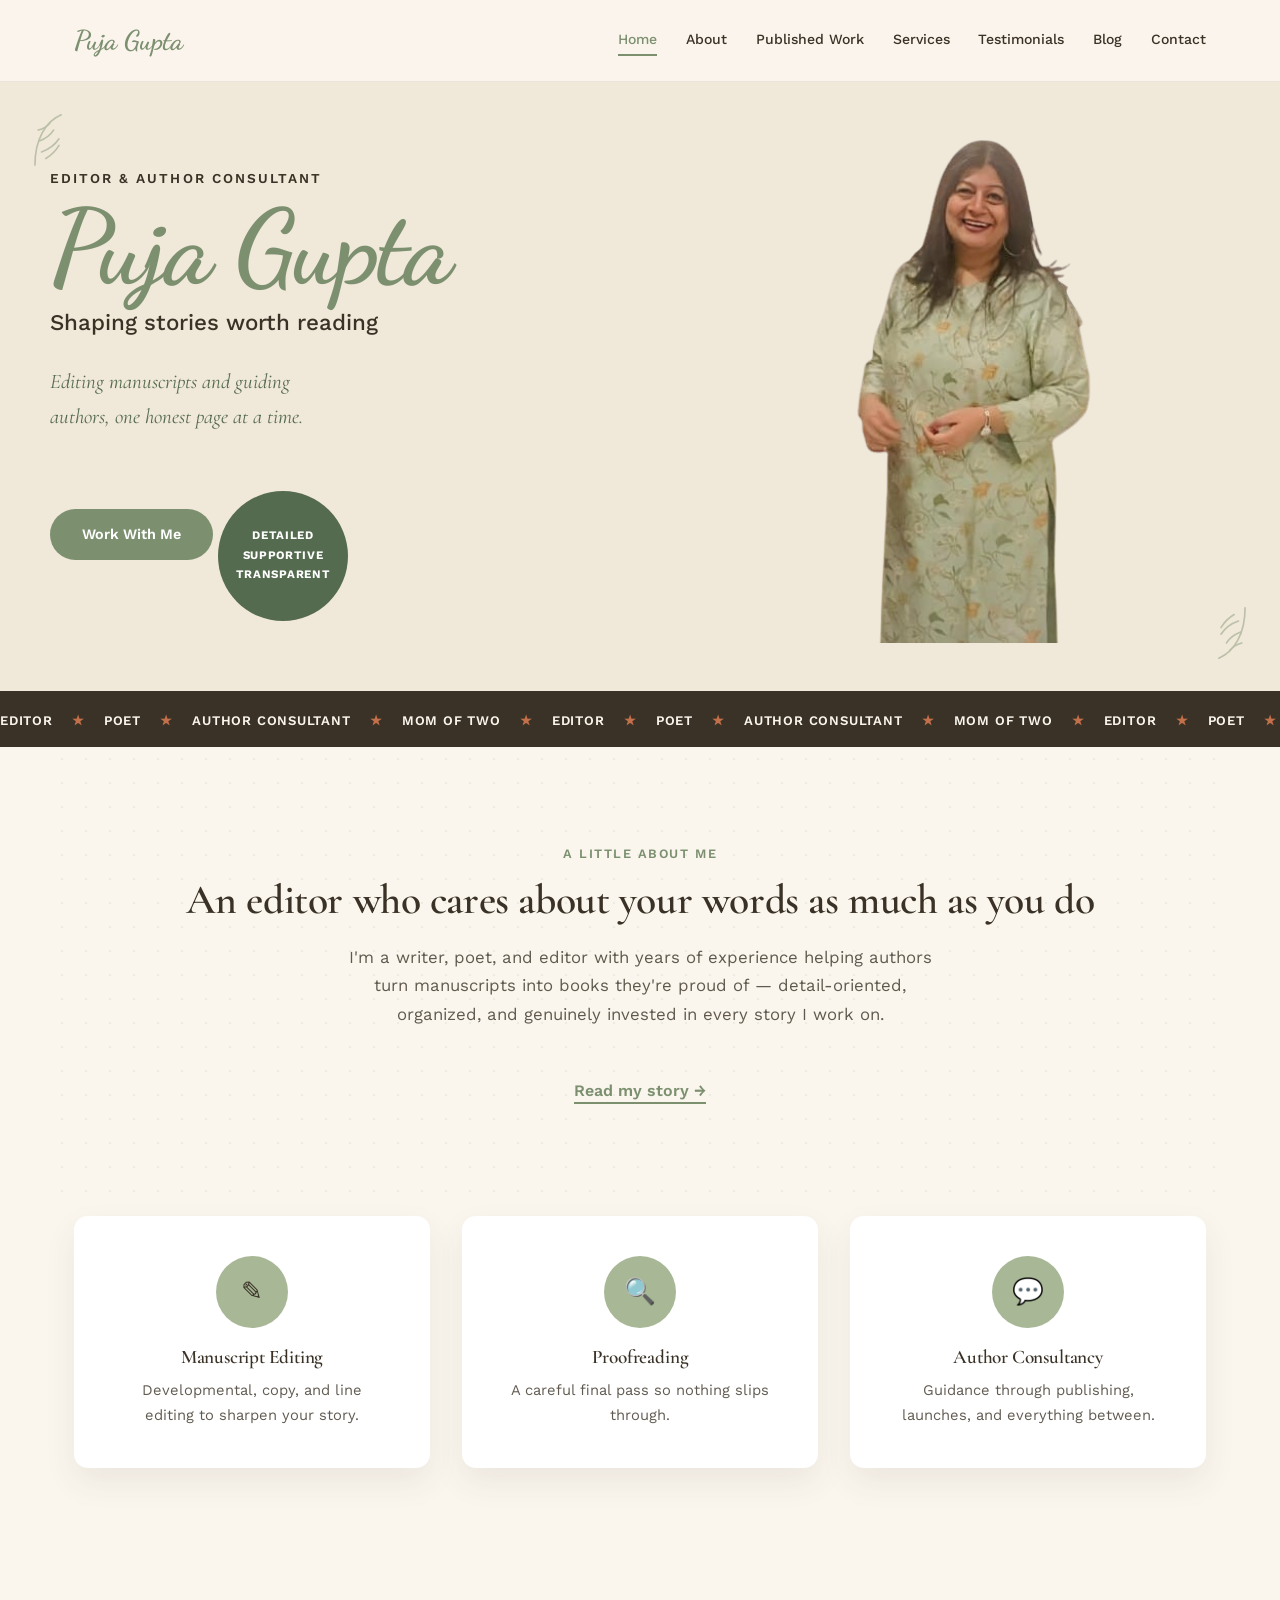
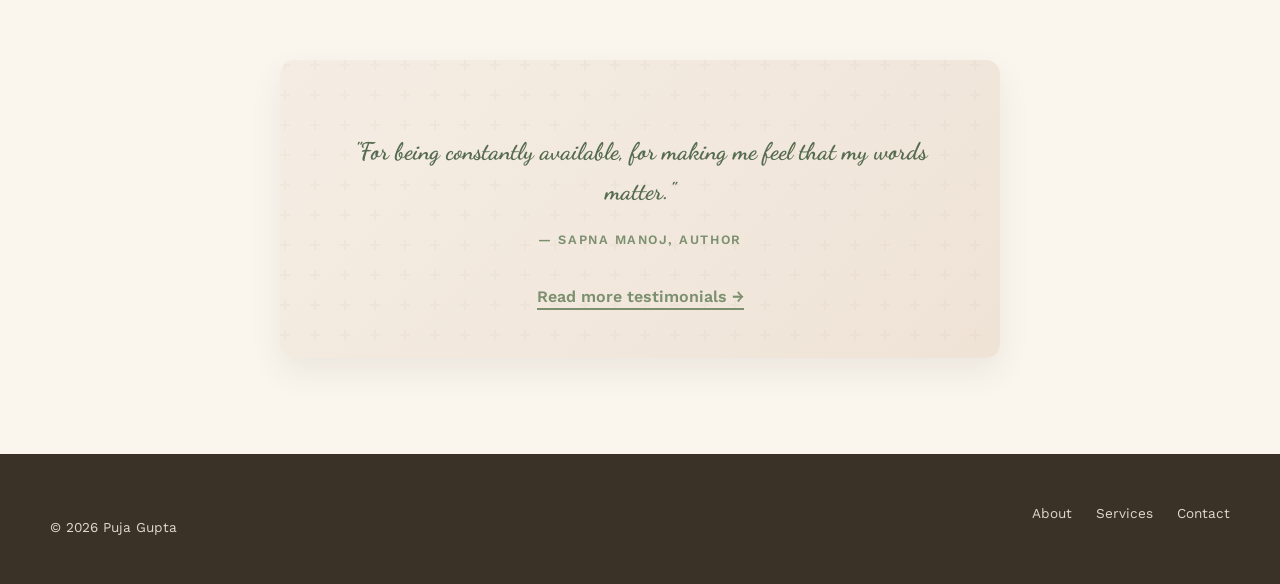
<file: index.html>
<!DOCTYPE html>
<html lang="en">
<head>
<meta charset="UTF-8">
<meta name="viewport" content="width=device-width, initial-scale=1.0">
<title>Puja Gupta — Editor &amp; Author Consultant</title>
<link rel="preconnect" href="https://fonts.googleapis.com">
<link rel="preconnect" href="https://fonts.gstatic.com" crossorigin>
<link href="https://fonts.googleapis.com/css2?family=Cormorant+Garamond:ital,wght@0,500;0,600;0,700;1,500&family=Work+Sans:wght@400;500;600;700&family=Dancing+Script:wght@600;700&display=swap" rel="stylesheet">
<link rel="stylesheet" href="style.css">
</head>
<body>

<header class="site-nav">
  <div class="nav-inner">
    <a href="index.html" class="nav-logo">Puja Gupta</a>
    <nav class="nav-links" id="navLinks">
      <a href="index.html" class="is-current">Home</a>
      <a href="about.html">About</a>
      <a href="publishedwork.html">Published Work</a>
      <a href="services.html">Services</a>
      <a href="testimonials.html">Testimonials</a>
      <a href="blog.html">Blog</a>
      <a href="contact.html">Contact</a>
    </nav>
    <button class="nav-toggle" id="navToggle" aria-label="Toggle menu" aria-expanded="false">
      <span></span><span></span><span></span>
    </button>
  </div>
</header>

<!-- ============ HERO ============ -->
<section class="hero">
  <div class="leaf-accent leaf-tl" aria-hidden="true">
    <svg viewBox="0 0 64 64" fill="none" stroke="currentColor" stroke-width="1.5" stroke-linecap="round" stroke-linejoin="round">
      <path d="M10 54 C10 30 20 14 34 8"/>
      <path d="M16 42 C22 40 28 36 32 30"/>
      <path d="M14 32 C19 30 24 27 27 22"/>
      <path d="M13 22 C17 21 21 19 24 15"/>
      <path d="M20 48 C25 45 29 41 32 36"/>
    </svg>
  </div>
  <div class="leaf-accent leaf-br" aria-hidden="true">
    <svg viewBox="0 0 64 64" fill="none" stroke="currentColor" stroke-width="1.5" stroke-linecap="round" stroke-linejoin="round">
      <path d="M10 54 C10 30 20 14 34 8"/>
      <path d="M16 42 C22 40 28 36 32 30"/>
      <path d="M14 32 C19 30 24 27 27 22"/>
      <path d="M13 22 C17 21 21 19 24 15"/>
      <path d="M20 48 C25 45 29 41 32 36"/>
    </svg>
  </div>

  <div class="hero-inner">
    <div class="hero-text">
      <p class="hero-eyebrow">Editor &amp; Author Consultant</p>
      <h1>Puja Gupta</h1>
      <p class="hero-role">Shaping stories worth reading</p>
      <p class="hero-tagline">Editing manuscripts and guiding authors, one honest page at a time.</p>
      <a href="contact.html" class="btn btn-primary">Work With Me</a>
      <div class="hero-badge">DETAILED<br>SUPPORTIVE<br>TRANSPARENT</div>
    </div>
    <div class="hero-photo">
      <div class="pip-backdrop" style="width: 100%; height: 100%; top: -6%; left: 6%;" aria-hidden="true"></div>
      <img src="hero_section-removebg-preview.png" alt="Puja Gupta" style="position:relative;">
    </div>
  </div>
</section>


<!-- ============ SCROLLING TAG STRIP ============ -->
<div class="tag-marquee">
  <div class="tag-marquee-track">
    <span>Editor</span><span class="star">★</span><span>Poet</span><span class="star">★</span><span>Author Consultant</span><span class="star">★</span><span>Mom of Two</span><span class="star">★</span>
    <span>Editor</span><span class="star">★</span><span>Poet</span><span class="star">★</span><span>Author Consultant</span><span class="star">★</span><span>Mom of Two</span><span class="star">★</span>
    <span>Editor</span><span class="star">★</span><span>Poet</span><span class="star">★</span><span>Author Consultant</span><span class="star">★</span><span>Mom of Two</span><span class="star">★</span>
  </div>
</div>

<!-- ============ INTRO TEASER ============ -->
<section class="section section-center dot-pattern">
  <p class="eyebrow eyebrow-center">A little about me</p>
  <h2>An editor who cares about your words as much as you do</h2>
  <p class="section-lead">I'm a writer, poet, and editor with years of experience helping authors turn manuscripts into books they're proud of — detail-oriented, organized, and genuinely invested in every story I work on.</p>
  <a href="about.html" class="link-underline">Read my story →</a>
</section>

<!-- ============ WHAT I DO TEASER ============ -->
<section class="numbered-grid">
    <div class="numbered-card">
      <div class="numbered-icon">✎</div>
      <h3>Manuscript Editing</h3>
      <p>Developmental, copy, and line editing to sharpen your story.</p>
    </div>
    <div class="numbered-card">
      <div class="numbered-icon">🔍</div>
      <h3>Proofreading</h3>
      <p>A careful final pass so nothing slips through.</p>
    </div>
    <div class="numbered-card">
      <div class="numbered-icon">💬</div>
      <h3>Author Consultancy</h3>
      <p>Guidance through publishing, launches, and everything between.</p>
    </div>
  </section>

<!-- ============ CTA ============ -->
<section class="section section-center">
  <div class="quote-card">
    <p class="script-line" style="font-size: 1.5rem; margin-bottom: 1rem;">"For being constantly available, for making me feel that my words matter."</p>
    <p class="eyebrow eyebrow-center" style="margin-top: 1rem;">— Sapna Manoj, Author</p>
    <div style="margin-top: 2rem;">
      <a href="testimonials.html" class="link-underline">Read more testimonials →</a>
    </div>
  </div>
</section>
<footer class="site-footer">
  <div class="footer-inner">
    <p>© 2026 Puja Gupta</p>
    <div class="footer-links">
      <a href="about.html">About</a>
      <a href="services.html">Services</a>
      <a href="contact.html">Contact</a>
    </div>
  </div>
</footer>

<button id="backToTop" class="back-to-top" aria-label="Back to top">↑</button>
<script src="script.js"></script>
</body>
</html>
</file>
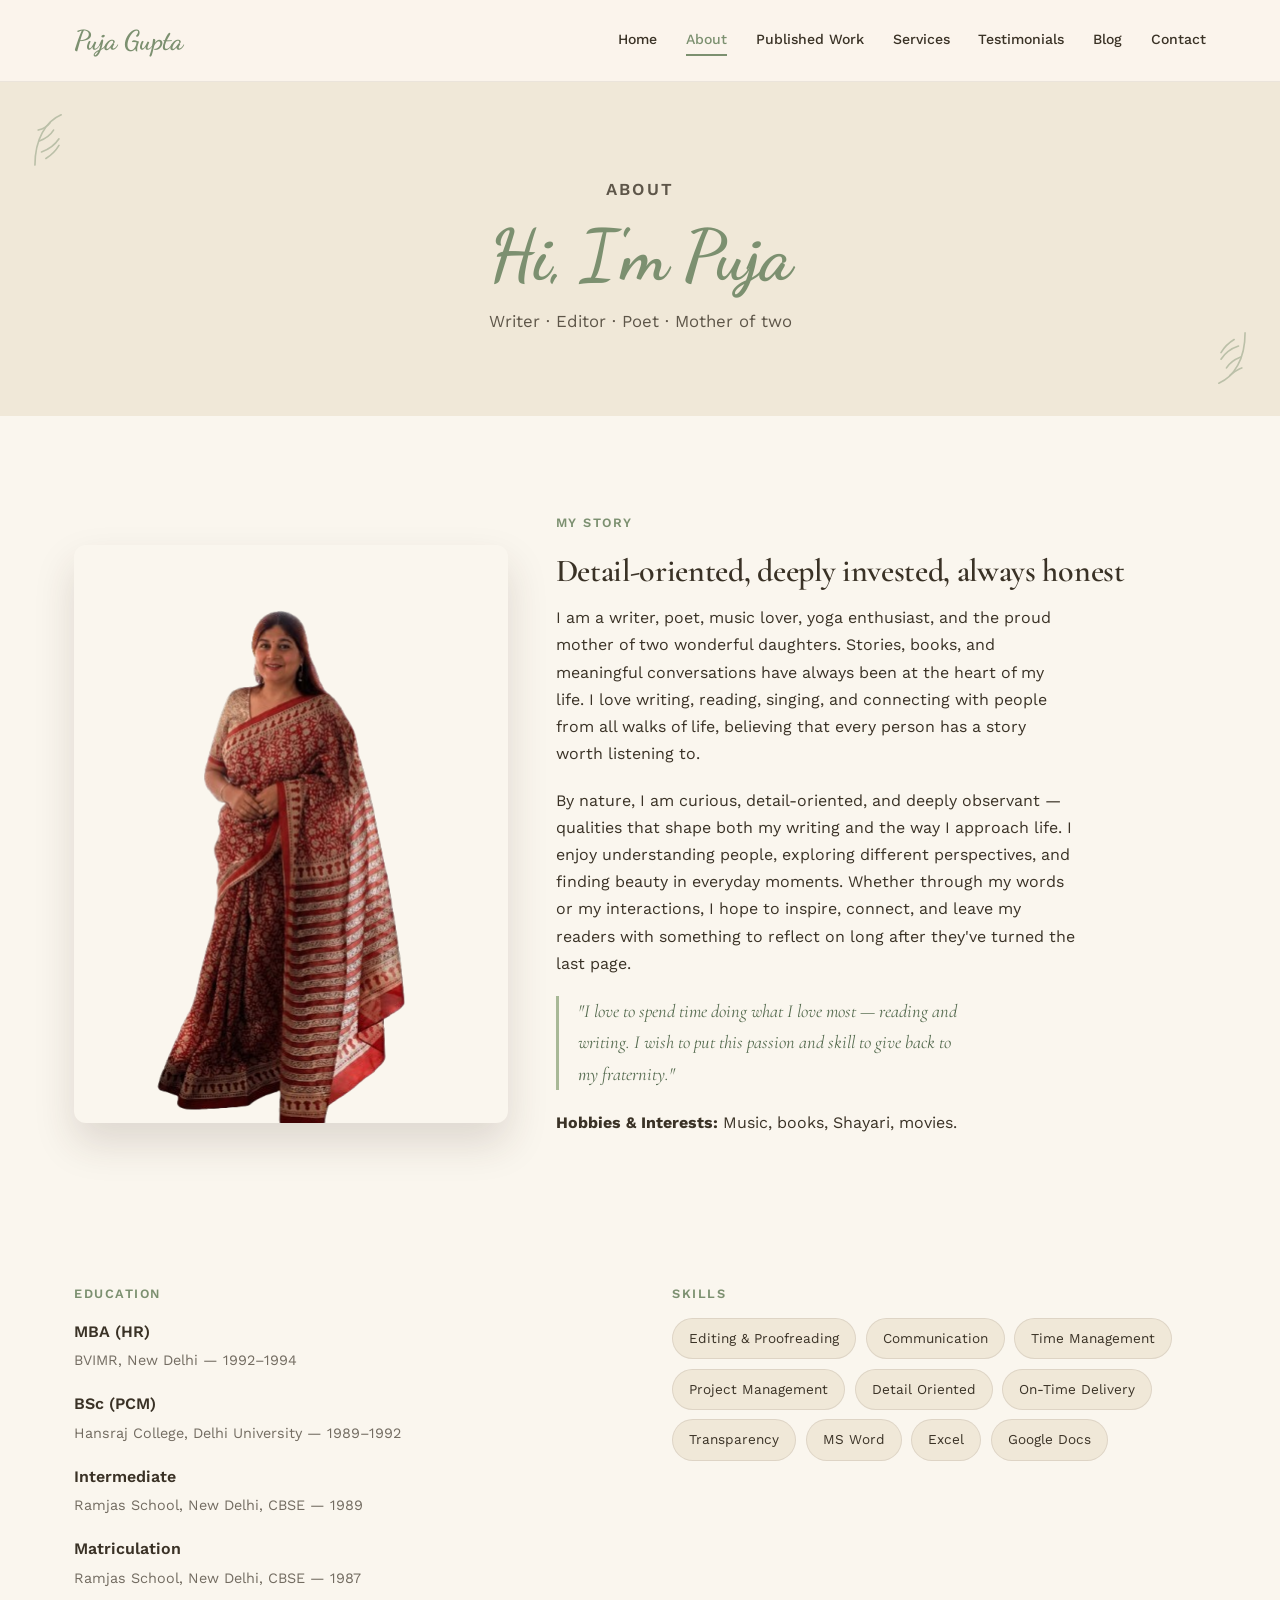
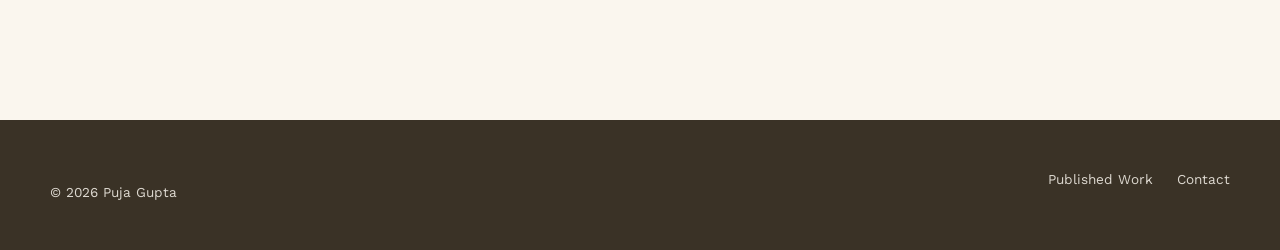
<file: about.html>
<!DOCTYPE html>
<html lang="en">
<head>
<meta charset="UTF-8">
<meta name="viewport" content="width=device-width, initial-scale=1.0">
<title>About — Puja Gupta</title>
<link rel="preconnect" href="https://fonts.googleapis.com">
<link rel="preconnect" href="https://fonts.gstatic.com" crossorigin>
<link href="https://fonts.googleapis.com/css2?family=Cormorant+Garamond:ital,wght@0,500;0,600;0,700;1,500&family=Work+Sans:wght@400;500;600;700&family=Dancing+Script:wght@600;700&display=swap" rel="stylesheet">
<link rel="stylesheet" href="style.css">
</head>
<body>

<header class="site-nav">
  <div class="nav-inner">
    <a href="index.html" class="nav-logo">Puja Gupta</a>
    <nav class="nav-links" id="navLinks">
      <a href="index.html">Home</a>
      <a href="about.html" class="is-current">About</a>
      <a href="publishedwork.html">Published Work</a>
      <a href="services.html">Services</a>
      <a href="testimonials.html">Testimonials</a>
      <a href="blog.html">Blog</a>
      <a href="contact.html">Contact</a>
    </nav>
    <button class="nav-toggle" id="navToggle" aria-label="Toggle menu" aria-expanded="false">
      <span></span><span></span><span></span>
    </button>
  </div>
</header>

<section class="page-banner">
  <div class="leaf-accent leaf-tl" aria-hidden="true">
    <svg viewBox="0 0 64 64" fill="none" stroke="currentColor" stroke-width="1.5" stroke-linecap="round" stroke-linejoin="round">
      <path d="M10 54 C10 30 20 14 34 8"/>
      <path d="M16 42 C22 40 28 36 32 30"/>
      <path d="M14 32 C19 30 24 27 27 22"/>
      <path d="M13 22 C17 21 21 19 24 15"/>
      <path d="M20 48 C25 45 29 41 32 36"/>
    </svg>
  </div>
  <div class="leaf-accent leaf-br" aria-hidden="true">
    <svg viewBox="0 0 64 64" fill="none" stroke="currentColor" stroke-width="1.5" stroke-linecap="round" stroke-linejoin="round">
      <path d="M10 54 C10 30 20 14 34 8"/>
      <path d="M16 42 C22 40 28 36 32 30"/>
      <path d="M14 32 C19 30 24 27 27 22"/>
      <path d="M13 22 C17 21 19 19 24 15"/>
      <path d="M20 48 C25 45 29 41 32 36"/>
    </svg>
  </div>
  <div class="page-banner-inner">
    <p class="eyebrow eyebrow-center">About</p>
    <h1>Hi, I'm Puja</h1>
    <p>Writer &middot; Editor &middot; Poet &middot; Mother of two</p>
  </div>
</section>

<section class="about-grid">
  <div class="about-photo" style="position:relative;">
    <div class="pip-backdrop pip-about" style="width: 100%; height: 100%; top: 6%; left: -8%;" aria-hidden="true"></div>
    <img src="about-photo.jpg-removebg-preview.png" alt="Puja Gupta" style="position:relative; width:100%; object-fit:contain;">
  </div>
  <div class="about-copy">
    <p class="eyebrow">My story</p>
    <h2>Detail-oriented, deeply invested, always honest</h2>
    <p>I am a writer, poet, music lover, yoga enthusiast, and the proud mother of two wonderful daughters. Stories, books, and meaningful conversations have always been at the heart of my life. I love writing, reading, singing, and connecting with people from all walks of life, believing that every person has a story worth listening to.</p>
    <p>By nature, I am curious, detail-oriented, and deeply observant — qualities that shape both my writing and the way I approach life. I enjoy understanding people, exploring different perspectives, and finding beauty in everyday moments. Whether through my words or my interactions, I hope to inspire, connect, and leave my readers with something to reflect on long after they've turned the last page.</p>
    <p class="about-quote">"I love to spend time doing what I love most — reading and writing. I wish to put this passion and skill to give back to my fraternity."</p>
    <p><strong>Hobbies &amp; Interests:</strong> Music, books, Shayari, movies.</p>
  </div>
</section>

<section class="edu-skills">
    <div>
      <p class="eyebrow">Education</p>
      <div class="edu-item">
        <p class="edu-degree">MBA (HR)</p>
        <p class="edu-school">BVIMR, New Delhi — 1992–1994</p>
      </div>
      <div class="edu-item">
        <p class="edu-degree">BSc (PCM)</p>
        <p class="edu-school">Hansraj College, Delhi University — 1989–1992</p>
      </div>
      <div class="edu-item">
        <p class="edu-degree">Intermediate</p>
        <p class="edu-school">Ramjas School, New Delhi, CBSE — 1989</p>
      </div>
      <div class="edu-item">
        <p class="edu-degree">Matriculation</p>
        <p class="edu-school">Ramjas School, New Delhi, CBSE — 1987</p>
      </div>
    </div>
    <div>
      <p class="eyebrow">Skills</p>
      <div class="chip-row">
        <span class="chip">Editing &amp; Proofreading</span>
        <span class="chip">Communication</span>
        <span class="chip">Time Management</span>
        <span class="chip">Project Management</span>
        <span class="chip">Detail Oriented</span>
        <span class="chip">On-Time Delivery</span>
        <span class="chip">Transparency</span>
        <span class="chip">MS Word</span>
        <span class="chip">Excel</span>
        <span class="chip">Google Docs</span>
      </div>
    </div>
  </section>
<footer class="site-footer">
  <div class="footer-inner">
    <p>© 2026 Puja Gupta</p>
    <div class="footer-links">
      <a href="publishedwork.html">Published Work</a>
      <a href="contact.html">Contact</a>
    </div>
  </div>
</footer>

<button id="backToTop" class="back-to-top" aria-label="Back to top">↑</button>
<script src="script.js"></script>
</body>
</html>
</file>
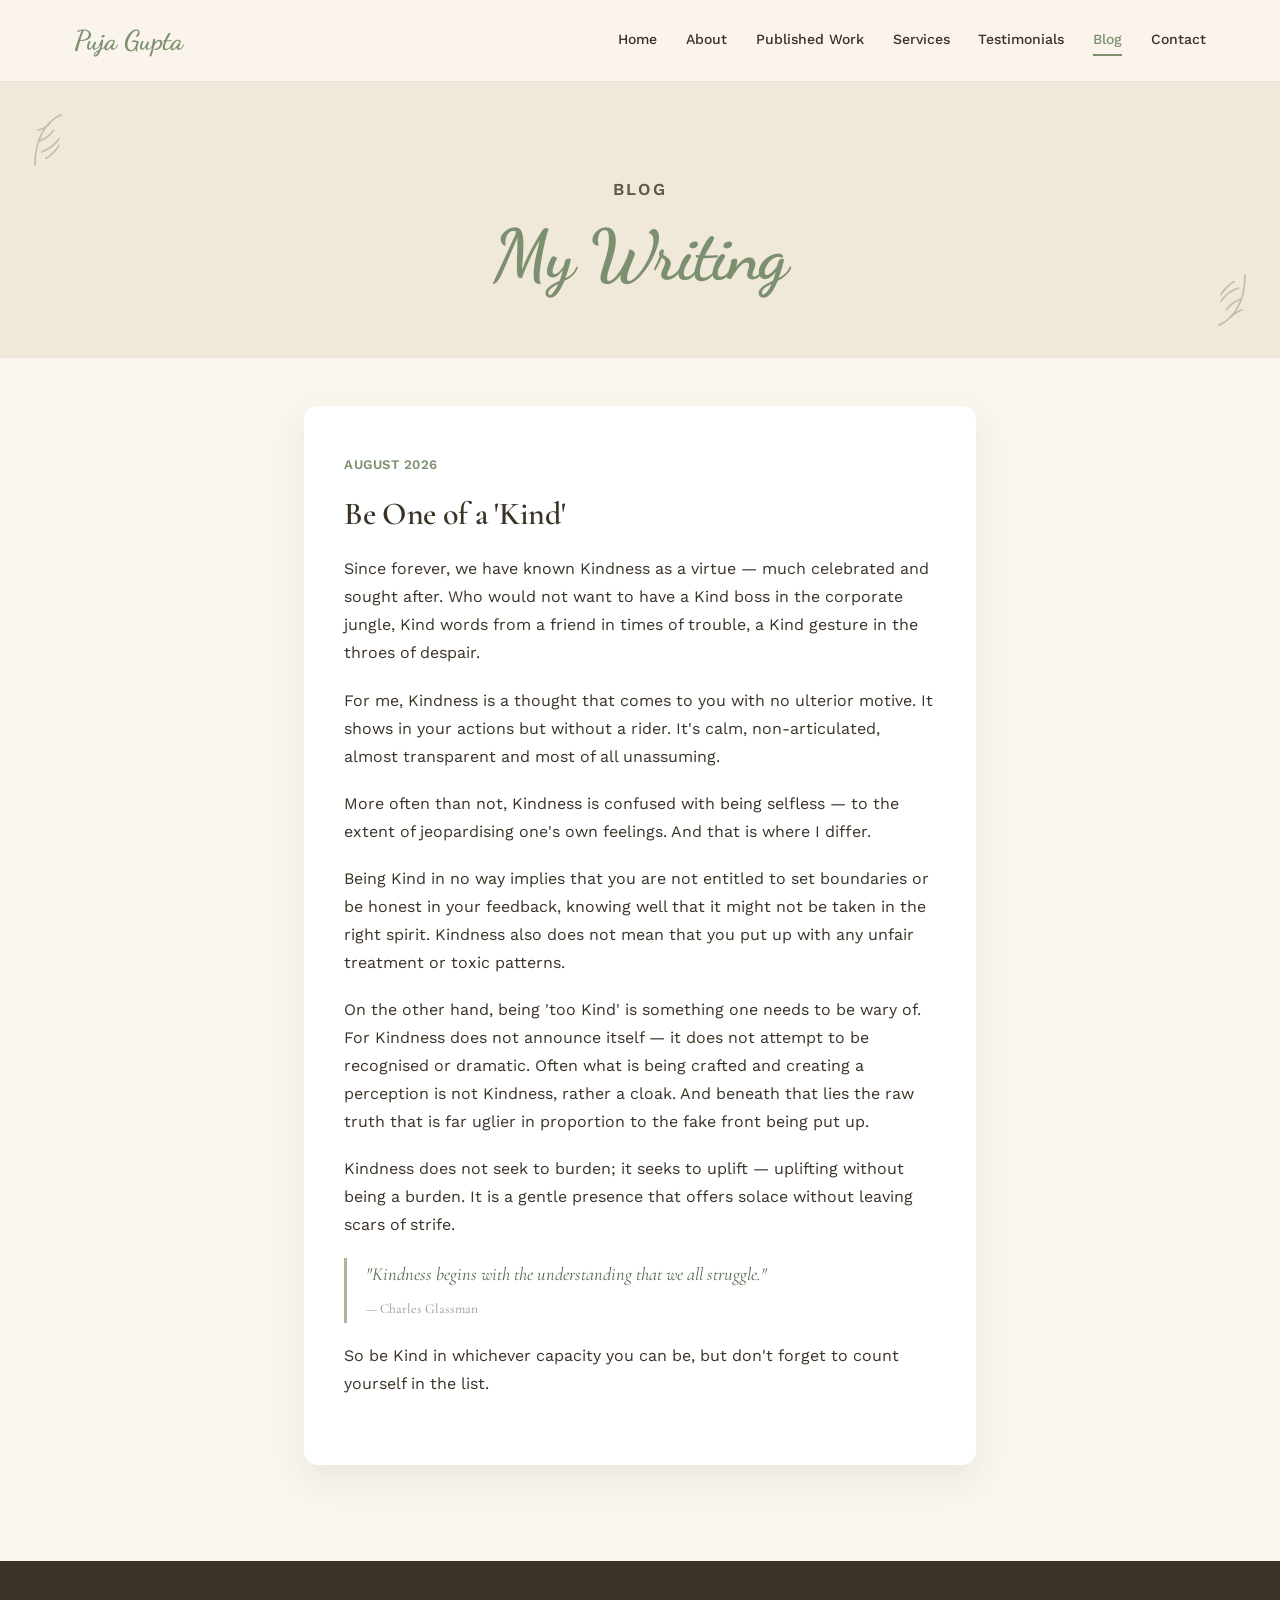
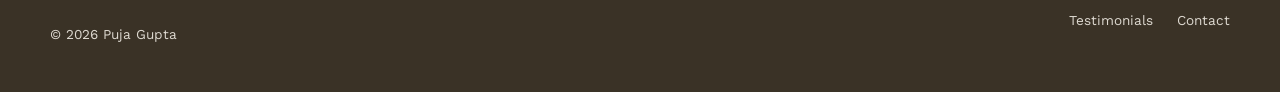
<file: blog.html>
<!DOCTYPE html>
<html lang="en">
<head>
<meta charset="UTF-8">
<meta name="viewport" content="width=device-width, initial-scale=1.0">
<title>Blog — Puja Gupta</title>
<link rel="preconnect" href="https://fonts.googleapis.com">
<link rel="preconnect" href="https://fonts.gstatic.com" crossorigin>
<link href="https://fonts.googleapis.com/css2?family=Cormorant+Garamond:ital,wght@0,500;0,600;0,700;1,500&family=Work+Sans:wght@400;500;600;700&family=Dancing+Script:wght@600;700&display=swap" rel="stylesheet">
<link rel="stylesheet" href="style.css">
</head>
<body>

<header class="site-nav">
  <div class="nav-inner">
    <a href="index.html" class="nav-logo">Puja Gupta</a>
    <nav class="nav-links" id="navLinks">
      <a href="index.html">Home</a>
      <a href="about.html">About</a>
      <a href="publishedwork.html">Published Work</a>
      <a href="services.html">Services</a>
      <a href="testimonials.html">Testimonials</a>
      <a href="blog.html" class="is-current">Blog</a>
      <a href="contact.html">Contact</a>
    </nav>
    <button class="nav-toggle" id="navToggle" aria-label="Toggle menu" aria-expanded="false">
      <span></span><span></span><span></span>
    </button>
  </div>
</header>

<section class="page-banner">
  <div class="leaf-accent leaf-tl" aria-hidden="true">
    <svg viewBox="0 0 64 64" fill="none" stroke="currentColor" stroke-width="1.5" stroke-linecap="round" stroke-linejoin="round">
      <path d="M10 54 C10 30 20 14 34 8"/>
      <path d="M16 42 C22 40 28 36 32 30"/>
      <path d="M14 32 C19 30 24 27 27 22"/>
      <path d="M13 22 C17 21 21 19 24 15"/>
      <path d="M20 48 C25 45 29 41 32 36"/>
    </svg>
  </div>
  <div class="leaf-accent leaf-br" aria-hidden="true">
    <svg viewBox="0 0 64 64" fill="none" stroke="currentColor" stroke-width="1.5" stroke-linecap="round" stroke-linejoin="round">
      <path d="M10 54 C10 30 20 14 34 8"/>
      <path d="M16 42 C22 40 28 36 32 30"/>
      <path d="M14 32 C19 30 24 27 27 22"/>
      <path d="M13 22 C17 21 19 19 24 15"/>
      <path d="M20 48 C25 45 29 41 32 36"/>
    </svg>
  </div>
  <div class="page-banner-inner">
    <p class="eyebrow eyebrow-center">Blog</p>
    <h1>My Writing</h1>
  </div>
</section>

<section class="blog-list">
  <article class="blog-post">
    <p class="blog-date">August 2026</p>
    <h2>Be One of a 'Kind'</h2>
    <p>Since forever, we have known Kindness as a virtue — much celebrated and sought after. Who would not want to have a Kind boss in the corporate jungle, Kind words from a friend in times of trouble, a Kind gesture in the throes of despair.</p>
    <p>For me, Kindness is a thought that comes to you with no ulterior motive. It shows in your actions but without a rider. It's calm, non-articulated, almost transparent and most of all unassuming.</p>
    <p>More often than not, Kindness is confused with being selfless — to the extent of jeopardising one's own feelings. And that is where I differ.</p>
    <p>Being Kind in no way implies that you are not entitled to set boundaries or be honest in your feedback, knowing well that it might not be taken in the right spirit. Kindness also does not mean that you put up with any unfair treatment or toxic patterns.</p>
    <p>On the other hand, being 'too Kind' is something one needs to be wary of. For Kindness does not announce itself — it does not attempt to be recognised or dramatic. Often what is being crafted and creating a perception is not Kindness, rather a cloak. And beneath that lies the raw truth that is far uglier in proportion to the fake front being put up.</p>
    <p>Kindness does not seek to burden; it seeks to uplift — uplifting without being a burden. It is a gentle presence that offers solace without leaving scars of strife.</p>
    <p class="blog-quote">"Kindness begins with the understanding that we all struggle."<br><span>— Charles Glassman</span></p>
    <p>So be Kind in whichever capacity you can be, but don't forget to count yourself in the list.</p>
  </article>
</section>
<footer class="site-footer">
  <div class="footer-inner">
    <p>© 2026 Puja Gupta</p>
    <div class="footer-links">
      <a href="testimonials.html">Testimonials</a>
      <a href="contact.html">Contact</a>
    </div>
  </div>
</footer>

<button id="backToTop" class="back-to-top" aria-label="Back to top">↑</button>
<script src="script.js"></script>
</body>
</html>
</file>
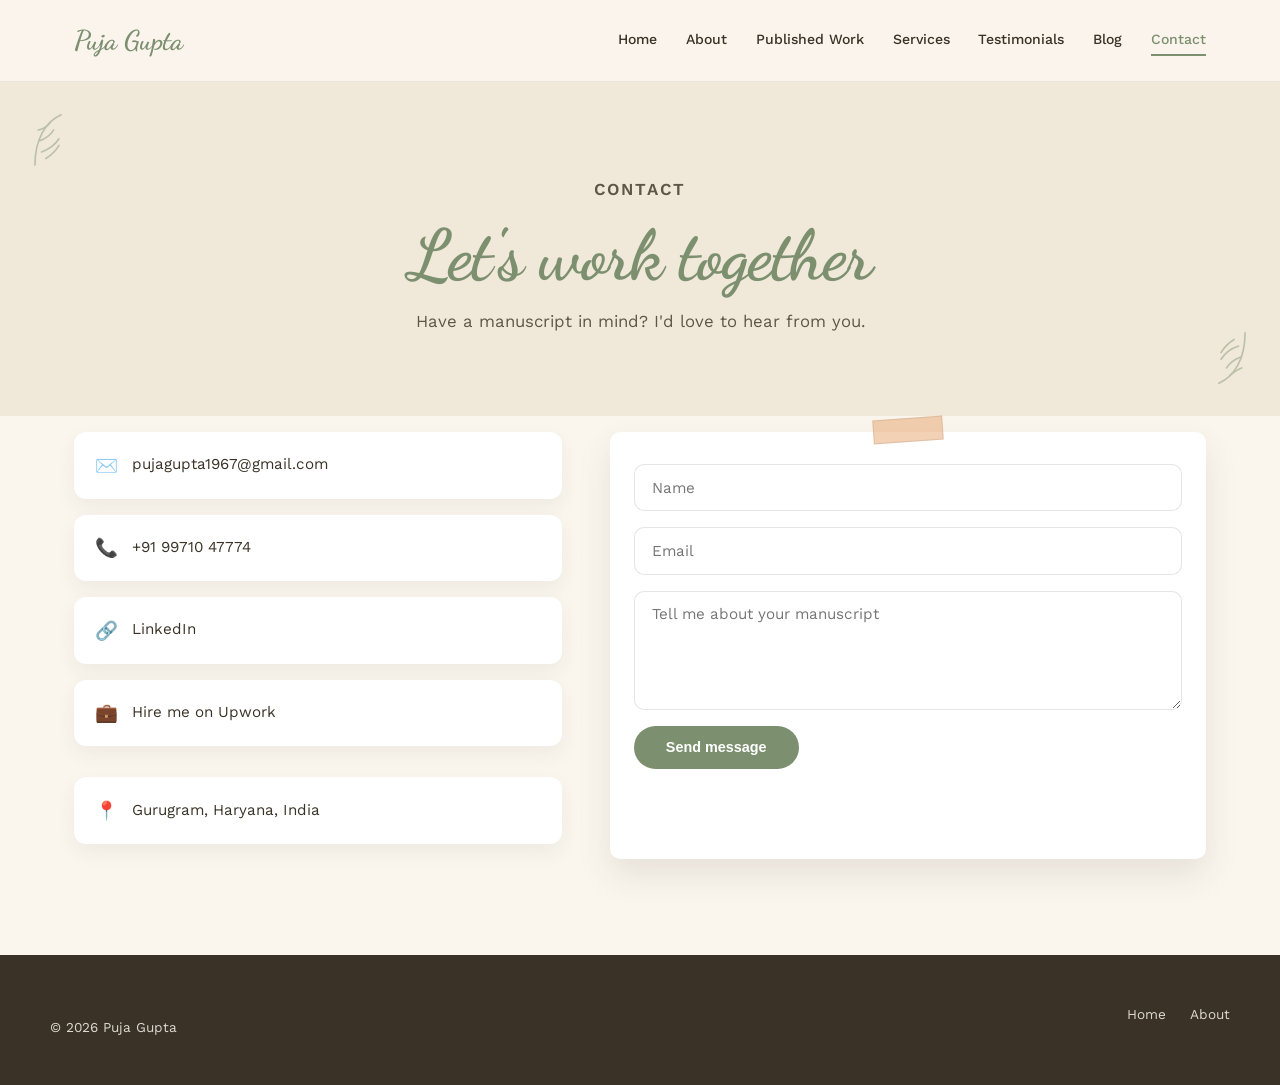
<file: contact.html>
<!DOCTYPE html>
<html lang="en">
<head>
<meta charset="UTF-8">
<meta name="viewport" content="width=device-width, initial-scale=1.0">
<title>Contact — Puja Gupta</title>
<link rel="preconnect" href="https://fonts.googleapis.com">
<link rel="preconnect" href="https://fonts.gstatic.com" crossorigin>
<link href="https://fonts.googleapis.com/css2?family=Cormorant+Garamond:ital,wght@0,500;0,600;0,700;1,500&family=Work+Sans:wght@400;500;600;700&family=Dancing+Script:wght@600;700&display=swap" rel="stylesheet">
<link rel="stylesheet" href="style.css">
</head>
<body>

<header class="site-nav">
  <div class="nav-inner">
    <a href="index.html" class="nav-logo">Puja Gupta</a>
    <nav class="nav-links" id="navLinks">
      <a href="index.html">Home</a>
      <a href="about.html">About</a>
      <a href="publishedwork.html">Published Work</a>
      <a href="services.html">Services</a>
      <a href="testimonials.html">Testimonials</a>
      <a href="blog.html">Blog</a>
      <a href="contact.html" class="is-current">Contact</a>
    </nav>
    <button class="nav-toggle" id="navToggle" aria-label="Toggle menu" aria-expanded="false">
      <span></span><span></span><span></span>
    </button>
  </div>
</header>

<section class="page-banner">
  <div class="leaf-accent leaf-tl" aria-hidden="true">
    <svg viewBox="0 0 64 64" fill="none" stroke="currentColor" stroke-width="1.5" stroke-linecap="round" stroke-linejoin="round">
      <path d="M10 54 C10 30 20 14 34 8"/>
      <path d="M16 42 C22 40 28 36 32 30"/>
      <path d="M14 32 C19 30 24 27 27 22"/>
      <path d="M13 22 C17 21 21 19 24 15"/>
      <path d="M20 48 C25 45 29 41 32 36"/>
    </svg>
  </div>
  <div class="leaf-accent leaf-br" aria-hidden="true">
    <svg viewBox="0 0 64 64" fill="none" stroke="currentColor" stroke-width="1.5" stroke-linecap="round" stroke-linejoin="round">
      <path d="M10 54 C10 30 20 14 34 8"/>
      <path d="M16 42 C22 40 28 36 32 30"/>
      <path d="M14 32 C19 30 24 27 27 22"/>
      <path d="M13 22 C17 21 19 19 24 15"/>
      <path d="M20 48 C25 45 29 41 32 36"/>
    </svg>
  </div>
  <div class="page-banner-inner">
    <p class="eyebrow eyebrow-center">Contact</p>
    <h1>Let's work together</h1>
    <p>Have a manuscript in mind? I'd love to hear from you.</p>
  </div>
</section>

<section class="contact-page">
    <div class="contact-links">
      <a href="mailto:pujagupta1967@gmail.com" class="contact-row">
        <span class="contact-icon">✉️</span> pujagupta1967@gmail.com
      </a>
      <a href="tel:+919971047774" class="contact-row">
        <span class="contact-icon">📞</span> +91 99710 47774
      </a>
      <a href="https://www.linkedin.com/in/puja-gupta-5096a8245" target="_blank" rel="noopener" class="contact-row">
        <span class="contact-icon">🔗</span> LinkedIn
      </a>
      <a href="http://www.upwork.com/freelancers/~01ea387e4fbb57689d?p=2071917491534139392" target="_blank" rel="noopener" class="contact-row">
        <span class="contact-icon">💼</span> Hire me on Upwork
      </a>
      <p class="contact-row" style="cursor:default;">
        <span class="contact-icon">📍</span> Gurugram, Haryana, India
      </p>
    </div>

    <form class="contact-form note-card" id="contactForm">
      <span class="polaroid-tape" style="left: 50%;" aria-hidden="true"></span>
      <input type="text" name="name" placeholder="Name" required>
      <input type="email" name="email" placeholder="Email" required>
      <textarea name="message" placeholder="Tell me about your manuscript" rows="5" required></textarea>
      <button type="submit" class="btn btn-primary">Send message</button>
      <p class="form-note" id="formNote" aria-live="polite"></p>
    </form>
  </section>
<footer class="site-footer">
  <div class="footer-inner">
    <p>© 2026 Puja Gupta</p>
    <div class="footer-links">
      <a href="index.html">Home</a>
      <a href="about.html">About</a>
    </div>
  </div>
</footer>

<button id="backToTop" class="back-to-top" aria-label="Back to top">↑</button>
<script src="script.js"></script>
</body>
</html>
</file>
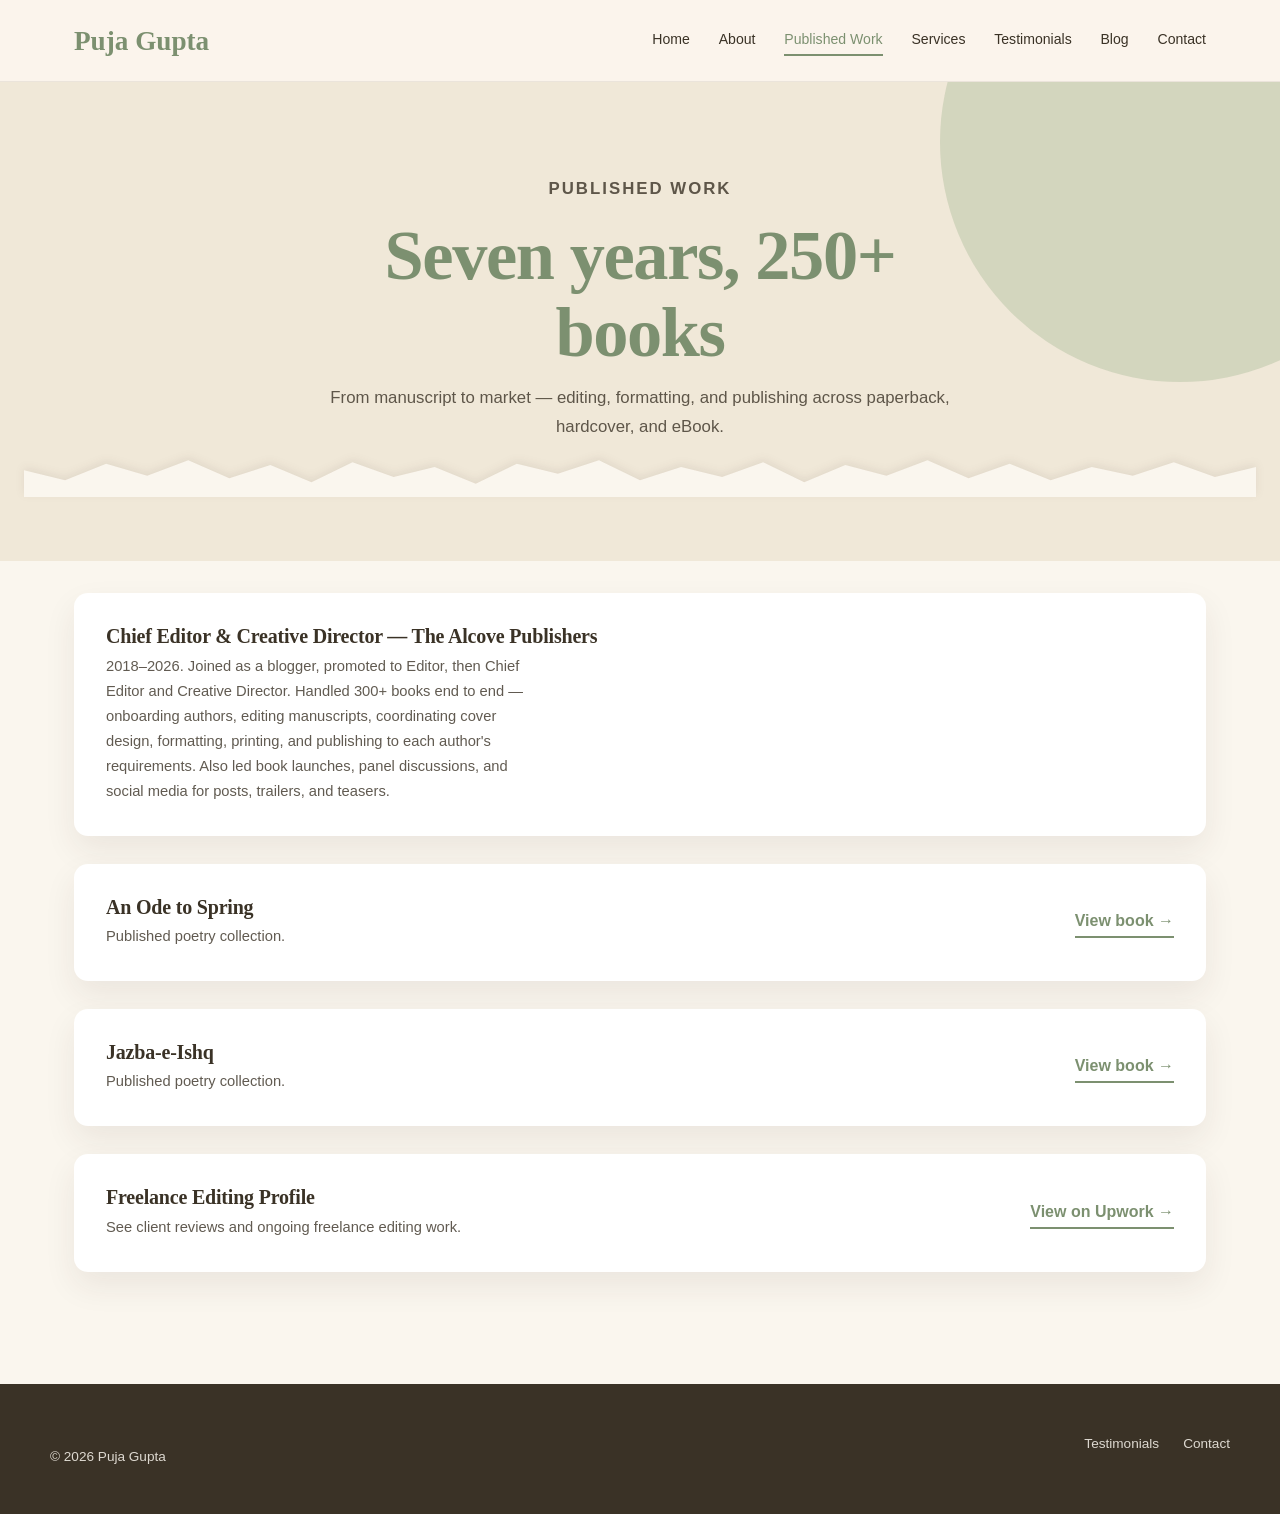
<file: published.html>
<!DOCTYPE html>
<html lang="en">
<head>
<meta charset="UTF-8">
<meta name="viewport" content="width=device-width, initial-scale=1.0">
<title>Published Work — Puja Gupta</title>
<link rel="preconnect" href="https://fonts.googleapis.com">
<link rel="preconnect" href="https://fonts.gstatic.com" crossorigin>
<link href="https://fonts.googleapis.com/css2?family=Spectral:ital,wght@0,500;0,600;1,500&family=Inter:wght@400;500;600;700&display=swap" rel="stylesheet">
<link rel="stylesheet" href="style.css">
</head>
<body>

<header class="site-nav">
  <div class="nav-inner">
    <a href="index.html" class="nav-logo">Puja Gupta</a>
    <nav class="nav-links" id="navLinks">
      <a href="index.html">Home</a>
      <a href="about.html">About</a>
      <a href="published-work.html" class="is-current">Published Work</a>
      <a href="services.html">Services</a>
      <a href="testimonials.html">Testimonials</a>
      <a href="blog.html">Blog</a>
      <a href="contact.html">Contact</a>
    </nav>
    <button class="nav-toggle" id="navToggle" aria-label="Toggle menu" aria-expanded="false">
      <span></span><span></span><span></span>
    </button>
  </div>
</header>

<section class="page-banner">
  <div class="hero-blob blob-a" aria-hidden="true"></div>
  <div class="page-banner-inner">
    <p class="eyebrow eyebrow-center">Published Work</p>
    <h1>Seven years, 250+ books</h1>
    <p>From manuscript to market — editing, formatting, and publishing across paperback, hardcover, and eBook.</p>
  </div>
  <svg class="torn-divider" viewBox="0 0 1200 60" preserveAspectRatio="none" aria-hidden="true">
    <path d="M0,60 L0,20 L40,35 L80,10 L120,28 L160,5 L200,32 L240,12 L280,38 L320,8 L360,30 L400,15 L440,40 L480,10 L520,25 L560,5 L600,35 L640,15 L680,30 L720,8 L760,38 L800,12 L840,28 L880,5 L920,32 L960,10 L1000,35 L1040,15 L1080,28 L1120,8 L1160,30 L1200,15 L1200,60 Z"/>
  </svg>
</section>

<section class="work-list">
  <div class="work-card">
    <div>
      <h3>Chief Editor &amp; Creative Director — The Alcove Publishers</h3>
      <p>2018–2026. Joined as a blogger, promoted to Editor, then Chief Editor and Creative Director. Handled 300+ books end to end — onboarding authors, editing manuscripts, coordinating cover design, formatting, printing, and publishing to each author's requirements. Also led book launches, panel discussions, and social media for posts, trailers, and teasers.</p>
    </div>
  </div>

  <div class="work-card">
    <div>
      <h3>An Ode to Spring</h3>
      <p>Published poetry collection.</p>
    </div>
    <a href="https://thealcovepublishers.com/product/an-ode-to-spring/" target="_blank" rel="noopener" class="link-underline">View book →</a>
  </div>

  <div class="work-card">
    <div>
      <h3>Jazba-e-Ishq</h3>
      <p>Published poetry collection.</p>
    </div>
    <a href="https://thealcovepublishers.com/product/jazba-e-ishq/" target="_blank" rel="noopener" class="link-underline">View book →</a>
  </div>

  <div class="work-card">
    <div>
      <h3>Freelance Editing Profile</h3>
      <p>See client reviews and ongoing freelance editing work.</p>
    </div>
    <a href="http://www.upwork.com/freelancers/~01ea387e4fbb57689d?p=2071917491534139392" target="_blank" rel="noopener" class="link-underline">View on Upwork →</a>
  </div>
</section>

<footer class="site-footer">
  <div class="footer-inner">
    <p>© 2026 Puja Gupta</p>
    <div class="footer-links">
      <a href="testimonials.html">Testimonials</a>
      <a href="contact.html">Contact</a>
    </div>
  </div>
</footer>

<script src="script.js"></script>
</body>
</html>
</file>
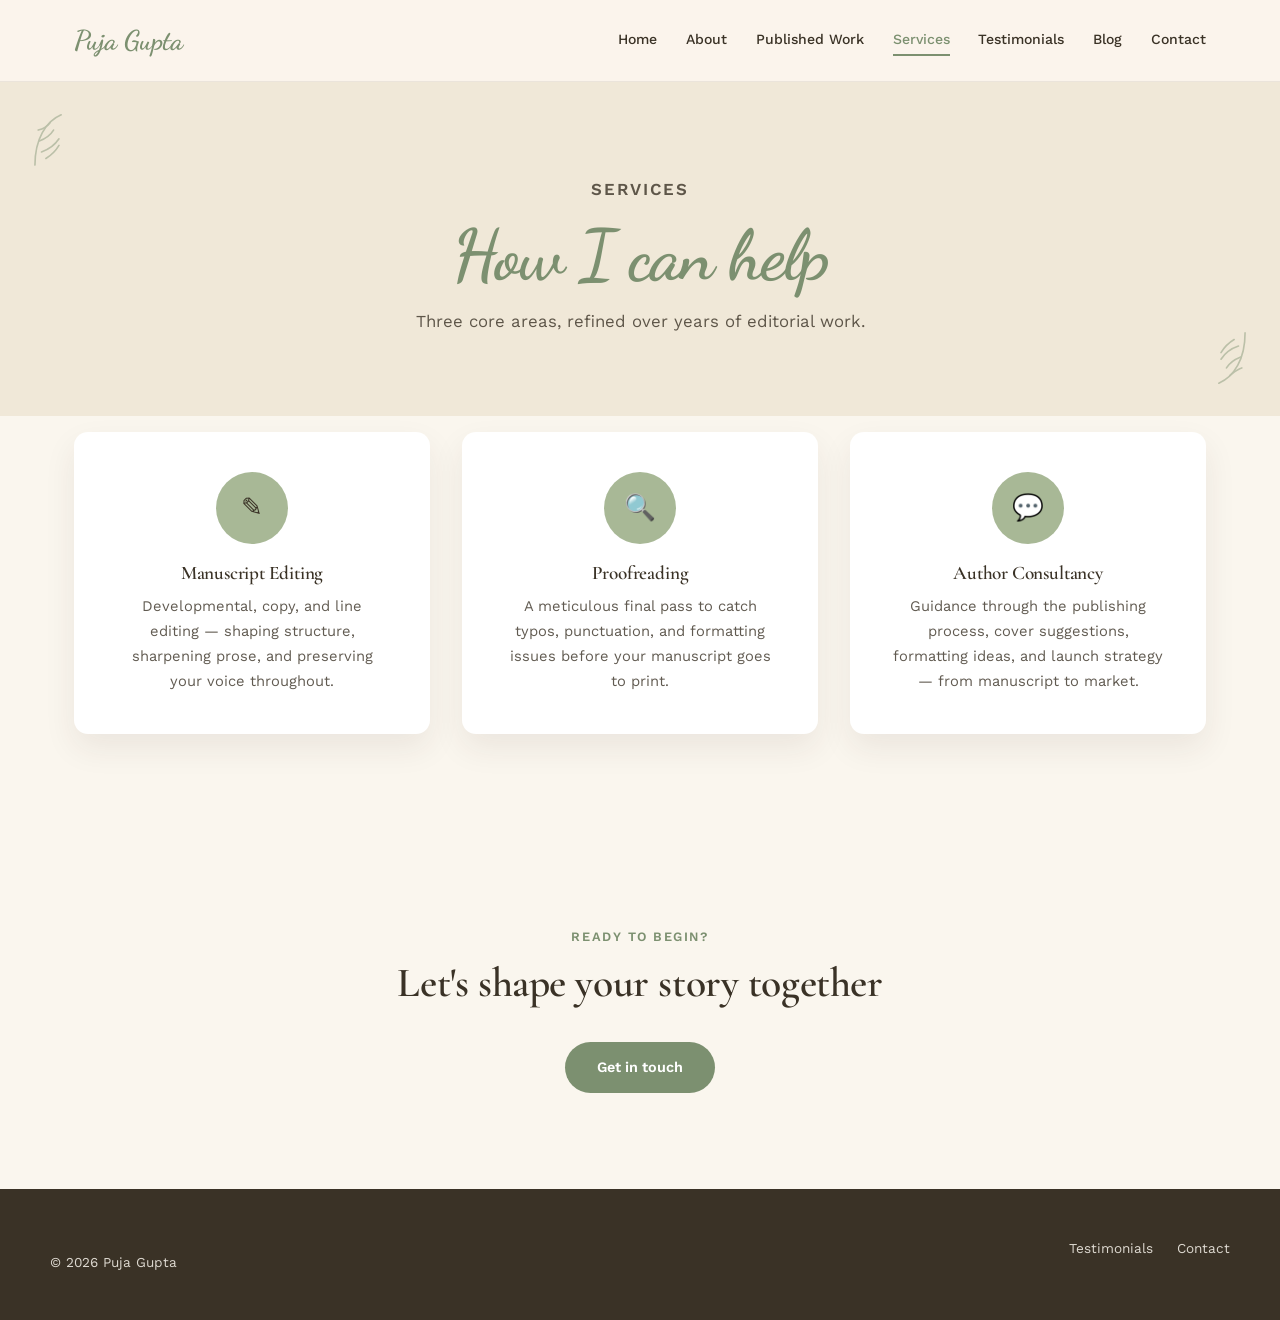
<file: services.html>
<!DOCTYPE html>
<html lang="en">
<head>
<meta charset="UTF-8">
<meta name="viewport" content="width=device-width, initial-scale=1.0">
<title>Services — Puja Gupta</title>
<link rel="preconnect" href="https://fonts.googleapis.com">
<link rel="preconnect" href="https://fonts.gstatic.com" crossorigin>
<link href="https://fonts.googleapis.com/css2?family=Cormorant+Garamond:ital,wght@0,500;0,600;0,700;1,500&family=Work+Sans:wght@400;500;600;700&family=Dancing+Script:wght@600;700&display=swap" rel="stylesheet">
<link rel="stylesheet" href="style.css">
</head>
<body>

<header class="site-nav">
  <div class="nav-inner">
    <a href="index.html" class="nav-logo">Puja Gupta</a>
    <nav class="nav-links" id="navLinks">
      <a href="index.html">Home</a>
      <a href="about.html">About</a>
      <a href="publishedwork.html">Published Work</a>
      <a href="services.html" class="is-current">Services</a>
      <a href="testimonials.html">Testimonials</a>
      <a href="blog.html">Blog</a>
      <a href="contact.html">Contact</a>
    </nav>
    <button class="nav-toggle" id="navToggle" aria-label="Toggle menu" aria-expanded="false">
      <span></span><span></span><span></span>
    </button>
  </div>
</header>

<section class="page-banner">
  <div class="leaf-accent leaf-tl" aria-hidden="true">
    <svg viewBox="0 0 64 64" fill="none" stroke="currentColor" stroke-width="1.5" stroke-linecap="round" stroke-linejoin="round">
      <path d="M10 54 C10 30 20 14 34 8"/>
      <path d="M16 42 C22 40 28 36 32 30"/>
      <path d="M14 32 C19 30 24 27 27 22"/>
      <path d="M13 22 C17 21 21 19 24 15"/>
      <path d="M20 48 C25 45 29 41 32 36"/>
    </svg>
  </div>
  <div class="leaf-accent leaf-br" aria-hidden="true">
    <svg viewBox="0 0 64 64" fill="none" stroke="currentColor" stroke-width="1.5" stroke-linecap="round" stroke-linejoin="round">
      <path d="M10 54 C10 30 20 14 34 8"/>
      <path d="M16 42 C22 40 28 36 32 30"/>
      <path d="M14 32 C19 30 24 27 27 22"/>
      <path d="M13 22 C17 21 19 19 24 15"/>
      <path d="M20 48 C25 45 29 41 32 36"/>
    </svg>
  </div>
  <div class="page-banner-inner">
    <p class="eyebrow eyebrow-center">Services</p>
    <h1>How I can help</h1>
    <p>Three core areas, refined over years of editorial work.</p>
  </div>
</section>

<section class="numbered-grid">
    <div class="numbered-card">
      <div class="numbered-icon">✎</div>
      <h3>Manuscript Editing</h3>
      <p>Developmental, copy, and line editing — shaping structure, sharpening prose, and preserving your voice throughout.</p>
    </div>
    <div class="numbered-card">
      <div class="numbered-icon">🔍</div>
      <h3>Proofreading</h3>
      <p>A meticulous final pass to catch typos, punctuation, and formatting issues before your manuscript goes to print.</p>
    </div>
    <div class="numbered-card">
      <div class="numbered-icon">💬</div>
      <h3>Author Consultancy</h3>
      <p>Guidance through the publishing process, cover suggestions, formatting ideas, and launch strategy — from manuscript to market.</p>
    </div>
  </section>

<section class="section section-center">
  <p class="eyebrow eyebrow-center">Ready to begin?</p>
  <h2>Let's shape your story together</h2>
  <a href="contact.html" class="btn btn-primary" style="margin-top: 1rem;">Get in touch</a>
</section>
<footer class="site-footer">
  <div class="footer-inner">
    <p>© 2026 Puja Gupta</p>
    <div class="footer-links">
      <a href="testimonials.html">Testimonials</a>
      <a href="contact.html">Contact</a>
    </div>
  </div>
</footer>

<button id="backToTop" class="back-to-top" aria-label="Back to top">↑</button>
<script src="script.js"></script>
</body>
</html>
</file>
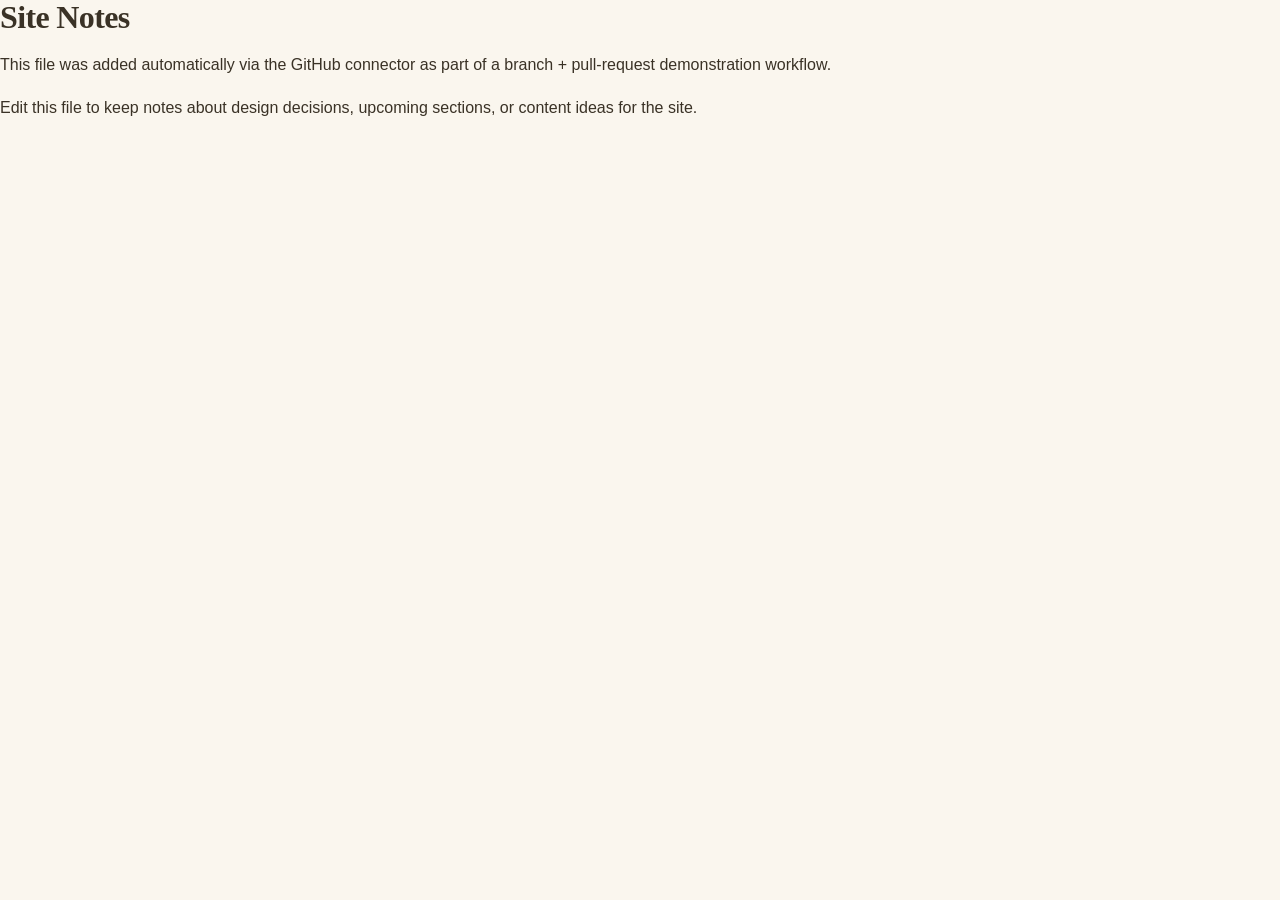
<file: site-notes.html>
<!DOCTYPE html>
<html lang="en">
<head>
  <meta charset="UTF-8">
  <title>Site Notes — pujagupta</title>
  <link rel="stylesheet" href="style.css">
</head>
<body>
  <main>
    <h1>Site Notes</h1>
    <p>This file was added automatically via the GitHub connector as part of a
    branch + pull-request demonstration workflow.</p>
    <p>Edit this file to keep notes about design decisions, upcoming sections,
    or content ideas for the site.</p>
  </main>
</body>
</html>
</file>
<file: style.css>
/* ===========================================
   TOKENS
   =========================================== */
:root{
  --cream: #FAF6EE;
  --cream-2: #F0E8D8;
  --tuscany: #7C9070;
  --brandy: #C4704A;
  --tacao: #A8B896;
  --copper: #556B4F;
  --pharlap: #D4A184;
  --gold: #C4704A;
  --ink: #3A3226;

  --font-display: "Cormorant Garamond", serif;
  --font-body: "Work Sans", sans-serif;
  --font-script: "Dancing Script", cursive;
  --container: 1180px;
}

*,*::before,*::as{ box-sizing: border-box; }
*,*::before,*::after{ box-sizing: border-box; }
html{ scroll-behavior: smooth; }
@media (prefers-reduced-motion: reduce){
  html{ scroll-behavior: auto; }
  *{ animation-duration: .01ms !important; transition-duration: .01ms !important; }
}

body{
  margin:0;
  font-family: var(--font-body);
  background: var(--cream);
  color: var(--ink);
  line-height: 1.7;
  -webkit-font-smoothing: antialiased;
}

h1,h2,h3{ font-family: var(--font-display); margin:0; line-height:1.1; font-weight:600; letter-spacing: -.01em; }
h1{ font-weight: 700; letter-spacing: -.02em; }
a{ color:inherit; text-decoration:none; }
img{ max-width:100%; display:block; }
ul{ margin:0; padding:0; list-style:none; }

:focus-visible{ outline: 3px solid var(--tuscany); outline-offset: 3px; }

.eyebrow{
  font-family: var(--font-body);
  font-size: .8rem;
  font-weight: 600;
  letter-spacing: .12em;
  text-transform: uppercase;
  color: var(--tuscany);
  margin: 0 0 .8rem;
}
.eyebrow-center{ text-align:center; }
.script-line{
  font-family: var(--font-script);
  font-weight: 700;
  color: var(--copper);
}

.btn{
  display:inline-block;
  padding: .85rem 2rem;
  border-radius: 999px;
  font-weight: 600;
  font-size: .9rem;
  transition: transform .35s cubic-bezier(.22,1,.36,1), box-shadow .35s cubic-bezier(.22,1,.36,1);
}
.btn:hover{ transform: translateY(-3px) scale(1.03); box-shadow: 0 14px 28px rgba(58,38,32,.22); }
.btn-primary{ background: var(--tuscany); color: #fff; }
.btn-ghost{ background: transparent; color: var(--ink); border: 1.5px solid var(--ink); }

.link-underline{
  font-weight: 600;
  border-bottom: 2px solid var(--tuscany);
  padding-bottom: 2px;
  color: var(--tuscany);
}

/* ===========================================
   NAV
   =========================================== */
.site-nav{
  position: sticky;
  top: 0;
  z-index: 100;
  background: rgba(251,243,236,.92);
  backdrop-filter: blur(8px);
  border-bottom: 1px solid rgba(58,38,32,.08);
}
.nav-inner{
  max-width: var(--container);
  margin: 0 auto;
  display:flex;
  align-items:center;
  justify-content:space-between;
  padding: 1.1rem 1.5rem;
}
.nav-logo{
  font-family: var(--font-script);
  font-weight:700;
  font-size: 1.7rem;
  color: var(--tuscany);
}
.nav-links{ display:flex; align-items:center; gap: 1.8rem; }
.nav-links a{
  position: relative;
  font-size: .88rem;
  font-weight:500;
  color: var(--ink);
  transition: color .25s ease;
  padding-bottom: 2px;
}
.nav-links a::after{
  content: "";
  position: absolute;
  left: 0; bottom: -2px;
  width: 100%;
  height: 2px;
  background: var(--tuscany);
  transform: scaleX(0);
  transform-origin: left;
  transition: transform .3s cubic-bezier(.22,1,.36,1);
}
.nav-links a:hover{ color: var(--tuscany); }
.nav-links a:hover::after{ transform: scaleX(1); }
.nav-links a.is-current{ color: var(--tuscany); }
.nav-links a.is-current::after{ transform: scaleX(1); }
.nav-toggle{ display:none; flex-direction:column; gap:5px; background:none; border:none; cursor:pointer; padding:.5rem; }
.nav-toggle span{ width:22px; height:2px; background: var(--ink); }

/* ===========================================
   TORN PAPER DIVIDER
   =========================================== */
.torn-divider{
  display:block;
  width: 100%;
  height: 40px;
  margin-top: -1px;
  filter: drop-shadow(0 -3px 4px rgba(58,38,32,.08));
}
.torn-divider path{ fill: var(--cream); }
.torn-divider.to-cream-2 path{ fill: var(--cream-2); }
.torn-divider.to-ink path{ fill: var(--ink); }

/* ===========================================
   HERO (Home)
   =========================================== */
.hero{
  position: relative;
  overflow: hidden;
  padding: 3rem 1.5rem 0;
  background: var(--cream-2);
}
.hero-blob{
  position: absolute;
  border-radius: 50%;
  opacity: .5;
  z-index: 0;
}
.blob-a{ width: 480px; height: 480px; background: var(--tacao); top: -180px; right: -140px; }
.blob-b{ width: 260px; height: 260px; background: var(--pharlap); opacity: .35; bottom: 40px; left: -100px; }

.hero-inner{
  position: relative;
  z-index: 1;
  max-width: var(--container);
  margin: 0 auto;
  display: grid;
  grid-template-columns: 1.1fr .9fr;
  gap: 2.5rem;
  align-items: center;
  padding-bottom: 3rem;
}
.hero-text h1{
  font-family: var(--font-script);
  font-weight: 700;
  font-size: clamp(3.5rem, 9vw, 6.5rem);
  color: var(--tuscany);
  line-height: 1;
}
.hero-eyebrow{
  font-size: .85rem;
  font-weight: 600;
  letter-spacing: .15em;
  text-transform: uppercase;
  color: var(--ink);
  margin-bottom: .4rem;
}
.hero-role{
  font-size: 1.4rem;
  font-weight: 500;
  color: var(--ink);
  margin-top: .2rem;
}
.hero-tagline{
  font-family: var(--font-display);
  font-style: italic;
  font-size: 1.3rem;
  color: var(--copper);
  margin: 1.3rem 0 2rem;
  max-width: 32ch;
}
.hero-badge{
  display:inline-flex;
  flex-direction: column;
  align-items:center;
  justify-content:center;
  gap: .3rem;
  width: 130px; height: 130px;
  border-radius: 50%;
  background: var(--copper);
  color: #fff;
  font-size: .72rem;
  font-weight: 700;
  letter-spacing: .06em;
  text-align:center;
  margin-top: 1.5rem;
}

.hero-photo{ position: relative; }
.hero-photo img{
  width: 100%;
  object-fit: contain;
}

/* ===========================================
   PAGE BANNER (inner pages)
   =========================================== */
.page-banner{
  position: relative;
  overflow: hidden;
  padding: 5rem 1.5rem 4rem;
  text-align: center;
  background: var(--cream-2);
}
.page-banner .hero-blob{ opacity: .4; }
.page-banner-inner{ position: relative; z-index: 1; max-width: 640px; margin: 0 auto; }
.page-banner h1{
  font-family: var(--font-script);
  font-weight: 700;
  font-size: clamp(3rem, 7vw, 4.4rem);
  color: var(--tuscany);
}
.page-banner p{ margin-top: .8rem; font-size: 1.05rem; color: var(--ink); opacity: .8; }

/* ===========================================
   TEASER / INTRO SECTIONS
   =========================================== */
.section{
  max-width: var(--container);
  margin: 0 auto;
  padding: 6rem 1.5rem;
}
.section-center{ text-align: center; }
.section h2{ font-size: clamp(1.9rem, 4vw, 2.6rem); margin-bottom: 1.2rem; }
.section-lead{ max-width: 60ch; margin: 0 auto 3rem; color: var(--ink); opacity: .8; font-size: 1.05rem; }

/* ===========================================
   ABOUT
   =========================================== */
.about-grid{
  max-width: var(--container);
  margin: 0 auto;
  padding: 6rem 1.5rem;
  display:grid;
  grid-template-columns: .8fr 1.2fr;
  gap: 3rem;
  align-items:center;
}
.about-photo img{ border-radius: 12px; aspect-ratio: 3/4; object-fit: cover; box-shadow: 0 20px 40px rgba(58,38,32,.15); }
.about-copy h2{ font-size: 2rem; margin-bottom: 1rem; }
.about-copy p{ margin: 0 0 1.2rem; max-width: 52ch; }
.about-quote{
  font-family: var(--font-display);
  font-style: italic;
  font-size: 1.15rem;
  color: var(--copper);
  border-left: 3px solid var(--tacao);
  padding-left: 1.2rem;
  margin: 1.5rem 0;
}

.edu-skills{
  max-width: var(--container);
  margin: 0 auto;
  padding: 2rem 1.5rem 7rem;
  display: grid;
  grid-template-columns: 1fr 1fr;
  gap: 4rem;
}
.edu-item{ margin-bottom: 1.1rem; }
.edu-degree{ font-weight: 600; margin: 0; }
.edu-school{ color: var(--ink); opacity: .7; font-size: .9rem; margin: .2rem 0 0; }
.chip-row{ display:flex; flex-wrap:wrap; gap: .6rem; }
.chip{
  background: var(--cream-2);
  border: 1px solid rgba(58,38,32,.1);
  padding: .5rem 1rem;
  border-radius: 999px;
  font-size: .85rem;
}

/* ===========================================
   NUMBERED CARDS (Services)
   =========================================== */
.numbered-grid{
  max-width: var(--container);
  margin: 0 auto;
  padding: 1rem 1.5rem 6rem;
  display: grid;
  grid-template-columns: repeat(3, 1fr);
  gap: 2rem;
}
.numbered-card{
  position: relative;
  overflow: hidden;
  text-align: center;
  background: #fff;
  border-radius: var(--card-radius);
  box-shadow: var(--card-shadow);
  padding: 2.5rem 2rem;
  transition: transform .3s cubic-bezier(.22,1,.36,1), box-shadow .3s cubic-bezier(.22,1,.36,1);
}
.numbered-card::before{
  content: "";
  position: absolute;
  inset: 0;
  border-radius: inherit;
  background: linear-gradient(135deg, rgba(193,105,79,.1), transparent 60%);
  opacity: 0;
  transition: opacity .3s ease;
  pointer-events: none;
}
.numbered-card:hover::before{ opacity: 1; }
.numbered-card:hover{ transform: translateY(-4px); box-shadow: var(--card-shadow-hover); }
.numbered-icon{
  width: 72px; height: 72px;
  border-radius: 50%;
  background: var(--tacao);
  color: var(--ink);
  display:flex; align-items:center; justify-content:center;
  font-size: 1.6rem;
  margin: 0 auto 1.2rem;
}
.numbered-card h3{ font-size: 1.2rem; margin-bottom: .6rem; }
.numbered-card p{ font-size: .92rem; opacity: .8; max-width: 30ch; margin: 0 auto; }

/* ===========================================
   WORK CARDS (Published Work)
   =========================================== */
.work-list{
  max-width: var(--container);
  margin: 0 auto;
  padding: 2rem 1.5rem 7rem;
  display: flex;
  flex-direction: column;
  gap: 1.75rem;
}
.work-card{
  background: #fff;
  border-radius: var(--card-radius);
  padding: 2rem;
  display: flex;
  justify-content: space-between;
  align-items: center;
  gap: 2rem;
  flex-wrap: wrap;
  box-shadow: var(--card-shadow);
  transition: transform .3s cubic-bezier(.22,1,.36,1), box-shadow .3s cubic-bezier(.22,1,.36,1);
}
.work-card:hover{ transform: translateY(-4px); box-shadow: var(--card-shadow-hover); }
.work-card h3{ font-size: 1.25rem; margin-bottom: .4rem; }
.work-card p{ font-size: .92rem; opacity: .8; max-width: 52ch; margin: 0; }

/* ===========================================
   CARD ELEVATION SYSTEM — one consistent standard
   =========================================== */
:root{
  --card-radius: 14px;
  --card-shadow: 0 14px 32px rgba(58,38,32,.08);
  --card-shadow-hover: 0 20px 44px rgba(58,38,32,.12);
}
.card{
  background: #fff;
  border-radius: var(--card-radius);
  box-shadow: var(--card-shadow);
  transition: transform .3s cubic-bezier(.22,1,.36,1), box-shadow .3s cubic-bezier(.22,1,.36,1);
}
.card:hover{ transform: translateY(-4px); box-shadow: var(--card-shadow-hover); }

/* ===========================================
   BOTANICAL LEAF ACCENT
   =========================================== */
.leaf-accent{
  position: absolute;
  width: 70px;
  height: 70px;
  color: var(--tuscany);
  opacity: .45;
  pointer-events: none;
}
.leaf-accent svg{ width: 100%; height: 100%; }
.leaf-tl{ top: 24px; left: 24px; }
.leaf-br{ bottom: 24px; right: 24px; transform: rotate(180deg); }

/* ===========================================
   DOT PATTERN BACKGROUND (from Canva template)
   =========================================== */
.dot-pattern{
  background-image: radial-gradient(circle, rgba(85,107,79,.08) 1px, transparent 1px);
  background-size: 24px 24px;
}

/* ===========================================
   BACK TO TOP BUTTON
   =========================================== */
.back-to-top{
  position: fixed;
  bottom: 28px;
  right: 28px;
  width: 48px;
  height: 48px;
  border-radius: 50%;
  background: var(--tuscany);
  color: #fff;
  border: none;
  cursor: pointer;
  display: flex;
  align-items: center;
  justify-content: center;
  font-size: 1.3rem;
  box-shadow: 0 10px 24px rgba(45,31,22,.25);
  opacity: 0;
  visibility: hidden;
  transform: translateY(12px);
  transition: opacity .3s cubic-bezier(.22,1,.36,1), transform .3s cubic-bezier(.22,1,.36,1), background .25s ease;
  z-index: 200;
}
.back-to-top.show{
  opacity: 1;
  visibility: visible;
  transform: translateY(0);
}
.back-to-top:hover{ background: var(--copper); transform: translateY(-3px); }

.quote-card{
  position: relative;
  overflow: hidden;
  background: linear-gradient(135deg, #F5EDE4 0%, #EFE3D6 100%);
  border-radius: var(--card-radius);
  box-shadow: var(--card-shadow);
  padding: 3rem 2.5rem;
  max-width: 720px;
  margin: 0 auto;
  text-align: center;
}
.quote-card::before{
  content: "";
  position: absolute;
  inset: 0;
  background: url("data:image/svg+xml,%3Csvg width='60' height='60' viewBox='0 0 60 60' xmlns='http://www.w3.org/2000/svg'%3E%3Cg fill='none' fill-rule='evenodd'%3E%3Cg fill='%235c3d2e' fill-opacity='0.03'%3E%3Cpath d='M36 34v-4h-2v4h-4v2h4v4h2v-4h4v-2h-4zm0-30V0h-2v4h-4v2h4v4h2V6h4V4h-4zM6 34v-4H4v4H0v2h4v4h2v-4h4v-2H6zM6 4V0H4v4H0v2h4v4h2V6h4V4H6z'/%3E%3C/g%3E%3C/g%3E%3C/svg%3E");
  border-radius: inherit;
}
.quote-card > *{ position: relative; z-index: 1; }

/* ===========================================
   STRIPE ACCENT PANEL
   =========================================== */
.stripe-panel{
  position: absolute;
  border-radius: 12px;
  background: repeating-linear-gradient(
    135deg,
    var(--tacao),
    var(--tacao) 14px,
    var(--cream-2) 14px,
    var(--cream-2) 28px
  );
  z-index: 0;
}

/* ===========================================
   SCROLLING TAG MARQUEE
   =========================================== */
.tag-marquee{
  background: var(--ink);
  overflow: hidden;
  padding: .9rem 0;
  white-space: nowrap;
}
.tag-marquee-track{
  display: inline-flex;
  gap: 1.2rem;
  animation: tagMarqueeScroll 20s linear infinite;
}
.tag-marquee-track span{
  font-size: .82rem;
  font-weight: 600;
  letter-spacing: .06em;
  text-transform: uppercase;
  color: var(--cream);
}
.tag-marquee-track .star{ color: var(--brandy); }
@keyframes tagMarqueeScroll{
  from{ transform: translateX(0); }
  to{ transform: translateX(-50%); }
}
.tag-marquee:hover .tag-marquee-track{ animation-play-state: paused; }
@media (prefers-reduced-motion: reduce){
  .tag-marquee-track{ animation: none !important; }
}

.testimonial-card-v2{
  background: #fff;
  border-radius: 16px;
  padding: 2.2rem;
  display: grid;
  grid-template-columns: 1fr 90px;
  gap: 1.5rem;
  align-items: start;
  box-shadow: 0 10px 26px rgba(58,38,32,.08);
}
.testimonial-stars{
  color: var(--brandy);
  font-size: 1rem;
  letter-spacing: .1em;
  margin-bottom: 1rem;
}
.testimonial-card-v2 .testimonial-quote{
  font-size: .95rem;
  color: var(--ink);
  opacity: .85;
  margin-bottom: 1.2rem;
}
.testimonial-card-v2 .testimonial-author{ font-family: var(--font-script); font-weight: 700; font-size: 1.3rem; margin: 0; color: var(--tuscany); }
.testimonial-card-v2 .testimonial-book a{
  font-size: .85rem;
  color: var(--tuscany);
  border-bottom: 1px solid var(--tuscany);
  padding-bottom: 1px;
}
.testimonial-card-v2 .testimonial-cover{ order: 2; }
.testimonial-card-v2 > div:not(.testimonial-cover){ order: 1; }
.testimonial-card-v2 .testimonial-cover{
  width: 90px;
  border-radius: 6px;
  overflow: hidden;
  box-shadow: 0 10px 20px rgba(58,38,32,.14);
}
.testimonial-card-v2 .testimonial-cover img{ width: 100%; aspect-ratio: 2/3; object-fit: cover; }
.testimonial-cover-pending{
  display: flex;
  align-items: center;
  justify-content: center;
  aspect-ratio: 2/3;
  background: var(--cream-2);
  font-size: 2rem;
  opacity: .6;
}

/* ===========================================
   BOOK ROW LIST — matches work-card style for consistency
   =========================================== */
.book-row-list{
  max-width: var(--container);
  margin: 0 auto;
  padding: 1rem 1.5rem 7rem;
  display: flex;
  flex-direction: column;
  gap: 1.25rem;
}
.book-row-card{
  background: #fff;
  border-radius: var(--card-radius);
  box-shadow: var(--card-shadow);
  padding: 1.2rem 2rem;
  display: flex;
  align-items: center;
  gap: 1.5rem;
  transition: transform .3s cubic-bezier(.22,1,.36,1), box-shadow .3s cubic-bezier(.22,1,.36,1);
}
.book-row-card:hover{ transform: translateY(-3px); box-shadow: var(--card-shadow-hover); }
.book-row-cover{
  width: 56px;
  flex-shrink: 0;
  border-radius: 5px;
  overflow: hidden;
  box-shadow: 0 8px 16px rgba(58,38,32,.14);
}
.book-row-cover img{ width: 100%; aspect-ratio: 2/3; object-fit: cover; }
.book-row-title{
  flex: 1;
  font-weight: 600;
  font-size: 1rem;
  margin: 0;
}

/* ===========================================
   BOOK COVER GRID
   =========================================== */
.book-grid{
  max-width: var(--container);
  margin: 0 auto;
  padding: 1rem 1.5rem 7rem;
  display: grid;
  grid-template-columns: repeat(5, 1fr);
  gap: 2rem;
}
.book-card{
  text-align: center;
}
.book-cover{
  border-radius: 6px;
  overflow: hidden;
  aspect-ratio: 2/3;
  box-shadow: 0 12px 26px rgba(58,38,32,.16);
  transition: transform .3s cubic-bezier(.22,1,.36,1);
}
.book-cover img{ width: 100%; height: 100%; object-fit: cover; }
.book-card:hover .book-cover{ transform: translateY(-6px); }
.book-title{ font-weight: 600; font-size: .88rem; margin: .8rem 0 .2rem; }
.book-link{
  display: inline-block;
  font-size: .8rem;
  color: var(--tuscany);
  border-bottom: 1px solid var(--tuscany);
  margin-top: .3rem;
}
.book-pending{
  display: inline-block;
  font-size: .78rem;
  color: var(--ink);
  opacity: .55;
  font-style: italic;
  margin-top: .3rem;
}

/* ===========================================
   PIP EFFECT — soft blurred photo backdrop
   =========================================== */
.pip-backdrop{
  position: absolute;
  background-image: url('https://images.unsplash.com/photo-1506905925346-21bda4d32df4?w=900&q=60');
  background-size: cover;
  background-position: center;
  filter: blur(28px) saturate(1.1) brightness(1.05);
  transform: scale(1.15);
  z-index: 0;
  border-radius: 20px;
  opacity: .55;
}
.pip-backdrop.pip-about{
  background-image: url('https://images.unsplash.com/photo-1477414348463-c0eb7f1359b6?w=700&q=60');
}

/* ===========================================
   POLAROID PHOTO FRAME
   =========================================== */
.polaroid{
  position: relative;
  background: #fff;
  padding: 14px 14px 44px;
  border-radius: 4px;
  box-shadow: 0 18px 40px rgba(58,38,32,.18);
  transform: rotate(-3deg);
  max-width: 340px;
  margin: 0 auto;
}
.polaroid img{
  width: 100%;
  aspect-ratio: 3/4;
  object-fit: cover;
  border-radius: 2px;
  display: block;
}
.polaroid-caption{
  font-family: var(--font-display);
  font-style: italic;
  color: var(--copper);
  text-align: center;
  margin-top: 10px;
  font-size: .95rem;
}
.polaroid-tape{
  position: absolute;
  top: -14px;
  left: 50%;
  transform: translateX(-50%) rotate(-4deg);
  width: 70px;
  height: 24px;
  background: rgba(233,172,120,.55);
  border: 1px solid rgba(58,38,32,.1);
}

/* ===========================================
   BOTANICAL CORNER ACCENT
   =========================================== */
.botanical-accent{
  position: absolute;
  width: 90px;
  height: 90px;
  opacity: .4;
  pointer-events: none;
  color: var(--tuscany);
  z-index: 0;
}
.botanical-accent svg{ width: 100%; height: 100%; }
.botanical-tl{ top: 20px; left: 20px; }
.botanical-br{ bottom: 20px; right: 20px; transform: rotate(8deg); }
.botanical-tr{ top: 20px; right: 20px; }
.botanical-bl{ bottom: 20px; left: 20px; transform: rotate(-8deg); }

/* ===========================================
   TESTIMONIALS (dark pill cards)
   =========================================== */
.testimonial-list{
  max-width: var(--container);
  margin: 0 auto;
  padding: 2rem 1.5rem 7rem;
  display: flex;
  flex-direction: column;
  gap: 2.25rem;
}
.testimonial-card{
  background: var(--ink);
  color: var(--cream);
  border-radius: 28px;
  padding: 2.5rem;
  display: grid;
  grid-template-columns: 110px 1fr;
  gap: 2rem;
  align-items: start;
}
.testimonial-cover{
  width: 110px;
  border-radius: 8px;
  overflow: hidden;
  box-shadow: 0 10px 22px rgba(0,0,0,.3);
}
.testimonial-cover img{ width: 100%; aspect-ratio: 2/3; object-fit: cover; }
.testimonial-quote{ font-size: .96rem; opacity: .92; margin-bottom: 1.2rem; }
.testimonial-author{ font-weight: 700; margin: 0; }
.testimonial-book a{
  font-size: .85rem;
  color: var(--tacao);
  border-bottom: 1px solid var(--tacao);
  padding-bottom: 1px;
}

/* ===========================================
   BLOG POST
   =========================================== */
.blog-list{
  max-width: 720px;
  margin: 0 auto;
  padding: 3rem 1.5rem 6rem;
}
.blog-post{
  background: #fff;
  border-radius: var(--card-radius);
  box-shadow: var(--card-shadow);
  padding: 3rem 2.5rem;
}
.blog-date{
  font-size: .82rem;
  color: var(--tuscany);
  font-weight: 600;
  letter-spacing: .04em;
  text-transform: uppercase;
  margin: 0 0 .6rem;
}
.blog-post h2{ font-size: 2rem; margin-bottom: 1.5rem; }
.blog-post p{ margin: 0 0 1.2rem; line-height: 1.75; }
.blog-quote{
  font-family: var(--font-display);
  font-style: italic;
  font-size: 1.15rem;
  color: var(--copper);
  border-left: 3px solid var(--tacao);
  padding-left: 1.2rem;
  margin: 1.8rem 0;
}
.blog-quote span{ font-style: normal; font-size: .85rem; opacity: .7; }

/* ===========================================
   BLOG PLACEHOLDER
   =========================================== */
.blog-placeholder{
  max-width: 560px;
  margin: 0 auto;
  padding: 3rem 1.5rem 6rem;
  text-align: center;
}
.blog-placeholder .icon{ font-size: 2.5rem; margin-bottom: 1rem; }
.blog-placeholder h2{ font-size: 1.8rem; margin-bottom: .8rem; }

/* ===========================================
   CONTACT
   =========================================== */
.contact-page{
  max-width: var(--container);
  margin: 0 auto;
  padding: 1rem 1.5rem 6rem;
  display: grid;
  grid-template-columns: .9fr 1.1fr;
  gap: 3rem;
}
.contact-links{ display: flex; flex-direction: column; gap: 1rem; }
.contact-row{
  display:flex;
  align-items:center;
  gap: .9rem;
  font-size: .95rem;
  padding: 1.1rem 1.3rem;
  background: #fff;
  border-radius: 12px;
  box-shadow: 0 8px 20px rgba(58,38,32,.06);
  transition: transform .25s ease;
}
a.contact-row:hover{ transform: translateX(4px); }
.contact-icon{ font-size: 1.15rem; }

.contact-form{ display:flex; flex-direction:column; gap: 1rem; }
.note-card{
  position: relative;
  background: #fff;
  border-radius: 10px;
  padding: 2rem 1.5rem 1.5rem;
  box-shadow: 0 16px 34px rgba(58,38,32,.1);
}
.contact-form input, .contact-form textarea{
  background: #fff;
  border: 1.5px solid rgba(58,38,32,.12);
  border-radius: 10px;
  padding: .85rem 1.1rem;
  font-family: inherit;
  font-size: .95rem;
  color: var(--ink);
  resize: vertical;
}
.contact-form input:focus, .contact-form textarea:focus{ border-color: var(--tuscany); outline:none; }
.contact-form button{ align-self: flex-start; border:none; cursor:pointer; }
.form-note{ font-size: .85rem; color: var(--tuscany); min-height: 1.2em; }

/* ===========================================
   FOOTER
   =========================================== */
.site-footer{
  background: var(--ink);
  color: var(--cream);
  padding: 3rem 1.5rem 2rem;
}
.footer-inner{
  max-width: var(--container);
  margin: 0 auto;
  display: flex;
  justify-content: space-between;
  flex-wrap: wrap;
  gap: 1rem;
  font-size: .85rem;
  opacity: .85;
}
.footer-links{ display:flex; gap: 1.5rem; }
.footer-links a:hover{ color: var(--tacao); }

/* ===========================================
   SCROLL REVEAL — minimal, classy
   =========================================== */
.reveal{
  opacity: 0;
  transform: translateY(28px);
  transition: opacity .9s cubic-bezier(.22,1,.36,1), transform .9s cubic-bezier(.22,1,.36,1);
}
.reveal.is-visible{ opacity: 1; transform: translateY(0); }

/* Stagger: direct children fade in one after another */
.stagger > *{
  opacity: 0;
  transform: translateY(22px);
  transition: opacity .7s cubic-bezier(.22,1,.36,1), transform .7s cubic-bezier(.22,1,.36,1);
  transition-delay: calc(var(--i, 0) * 90ms);
}
.stagger.is-visible > *{ opacity: 1; transform: translateY(0); }

@media (prefers-reduced-motion: reduce){
  .stagger > *{ opacity: 1 !important; transform: none !important; transition-delay: 0s !important; }
}

@media (prefers-reduced-motion: reduce){
  .reveal{ opacity: 1 !important; transform: none !important; }
}

/* ===========================================
   RESPONSIVE
   =========================================== */
@media (max-width: 900px){
  .hero-inner{ grid-template-columns: 1fr; text-align: center; }
  .hero-badge{ margin: 1.5rem auto 0; }
  .hero-photo{ max-width: 340px; margin: 2rem auto 0; }
  .about-grid{ grid-template-columns: 1fr; text-align: center; }
  .about-photo{ max-width: 300px; margin: 0 auto; }
  .about-copy p{ margin-inline: auto; }
  .edu-skills{ grid-template-columns: 1fr; }
  .numbered-grid{ grid-template-columns: 1fr; }
  .work-card{ flex-direction: column; align-items: flex-start; }
  .testimonial-card{ grid-template-columns: 1fr; text-align: left; }
  .testimonial-cover{ width: 80px; }
  .contact-page{ grid-template-columns: 1fr; }
  .book-grid{ grid-template-columns: repeat(2, 1fr); }
  .book-row-card{ flex-direction: column; text-align: center; }
  .testimonial-card-v2{ grid-template-columns: 1fr; }
  .testimonial-card-v2 .testimonial-cover{ order: 0; width: 70px; margin-bottom: .5rem; }
}
@media (max-width: 640px){
  .nav-links{
    position: fixed; inset: 0 0 0 auto; height: 100vh; width: min(78vw, 300px);
    background: var(--cream); flex-direction: column; align-items:flex-start; justify-content:center;
    padding: 2rem; gap: 1.6rem; transform: translateX(100%); transition: transform .3s ease;
    box-shadow: -10px 0 30px rgba(58,38,32,.12);
  }
  .nav-links.open{ transform: translateX(0); }
  .nav-toggle{ display:flex; }
}
</file>
